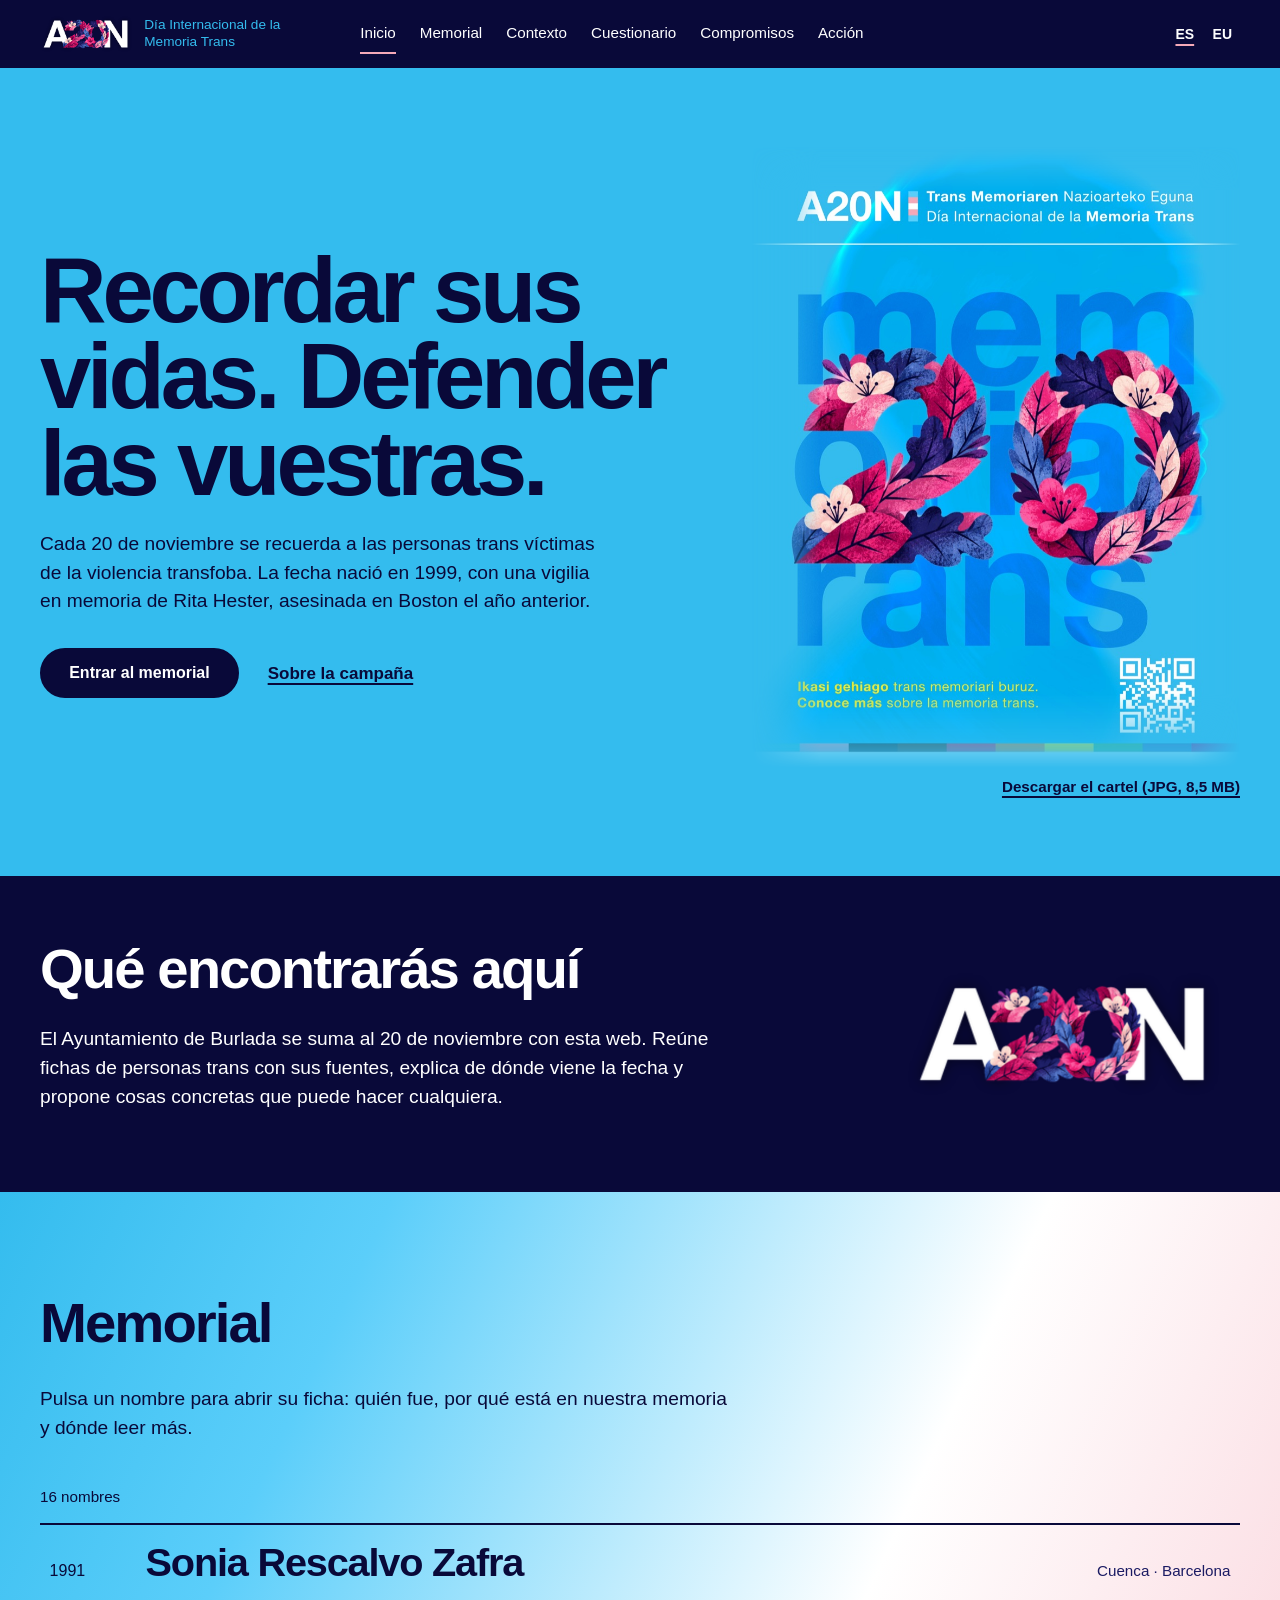
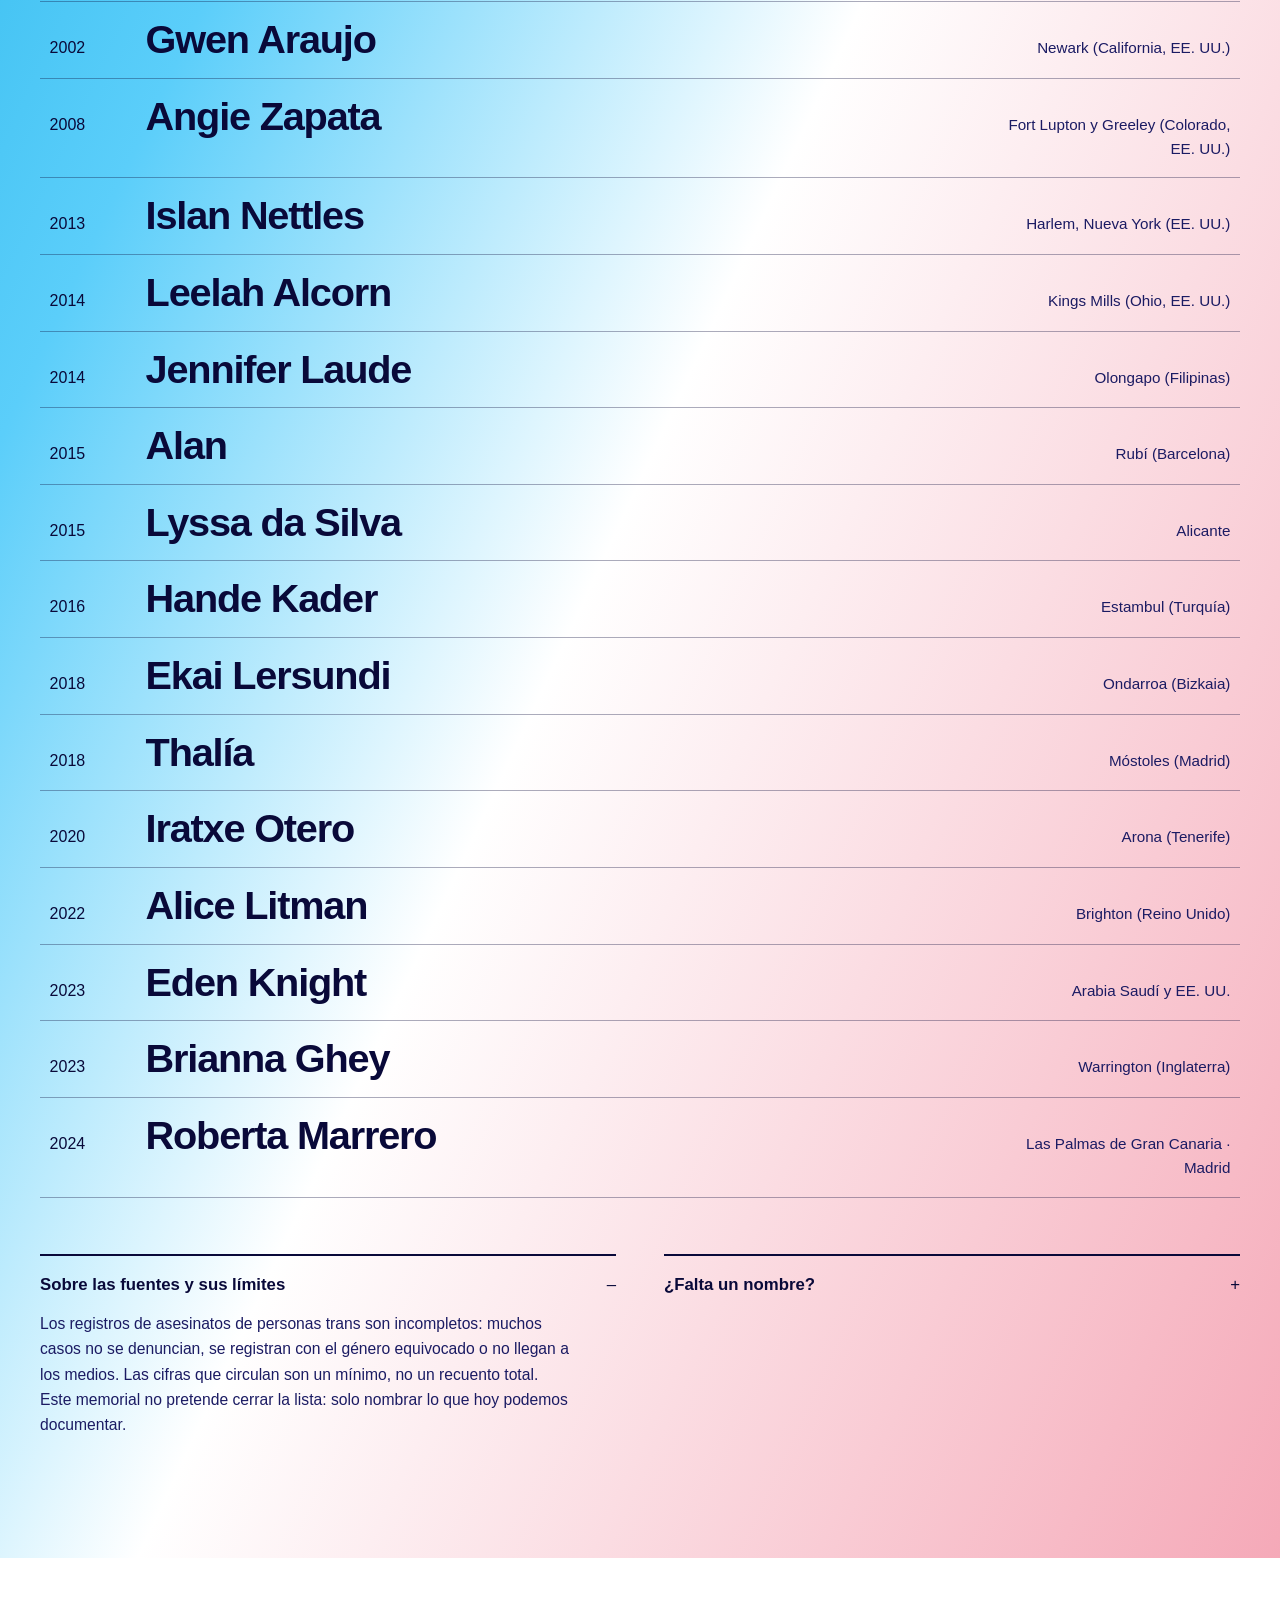
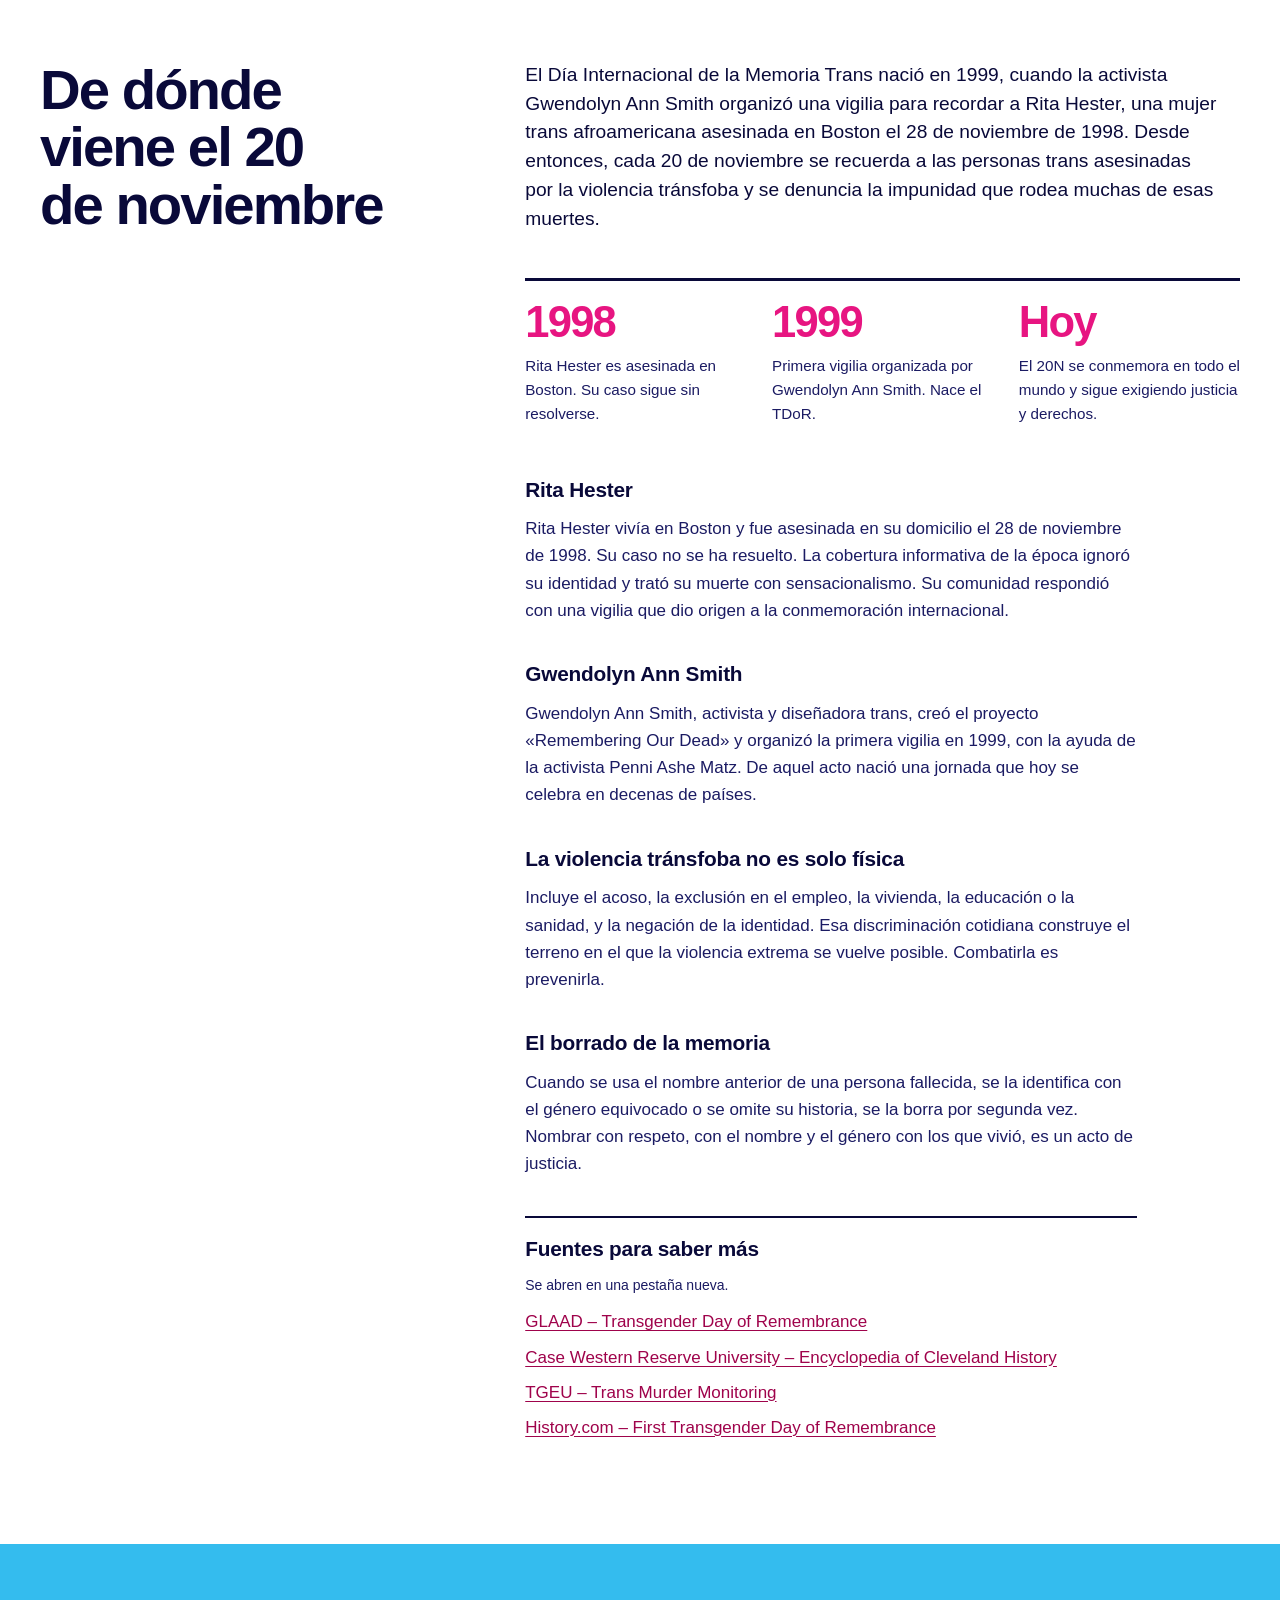
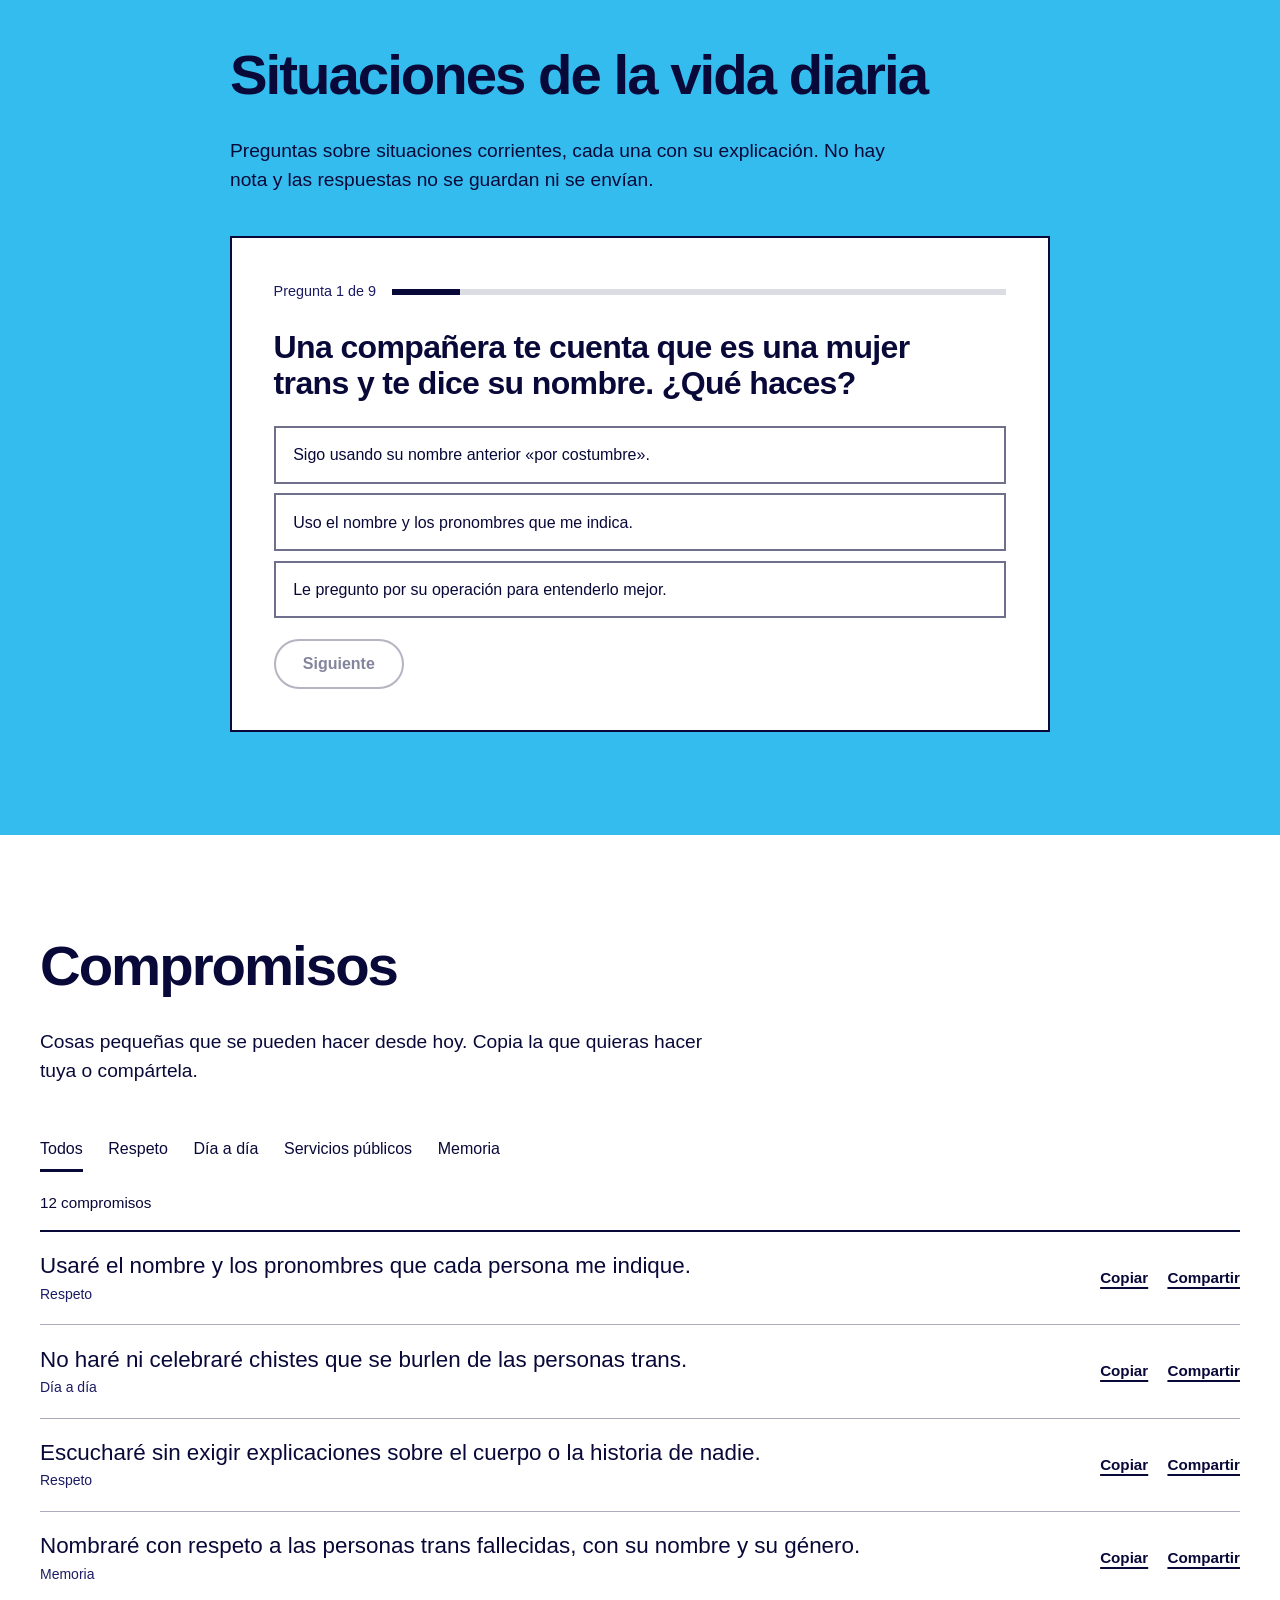
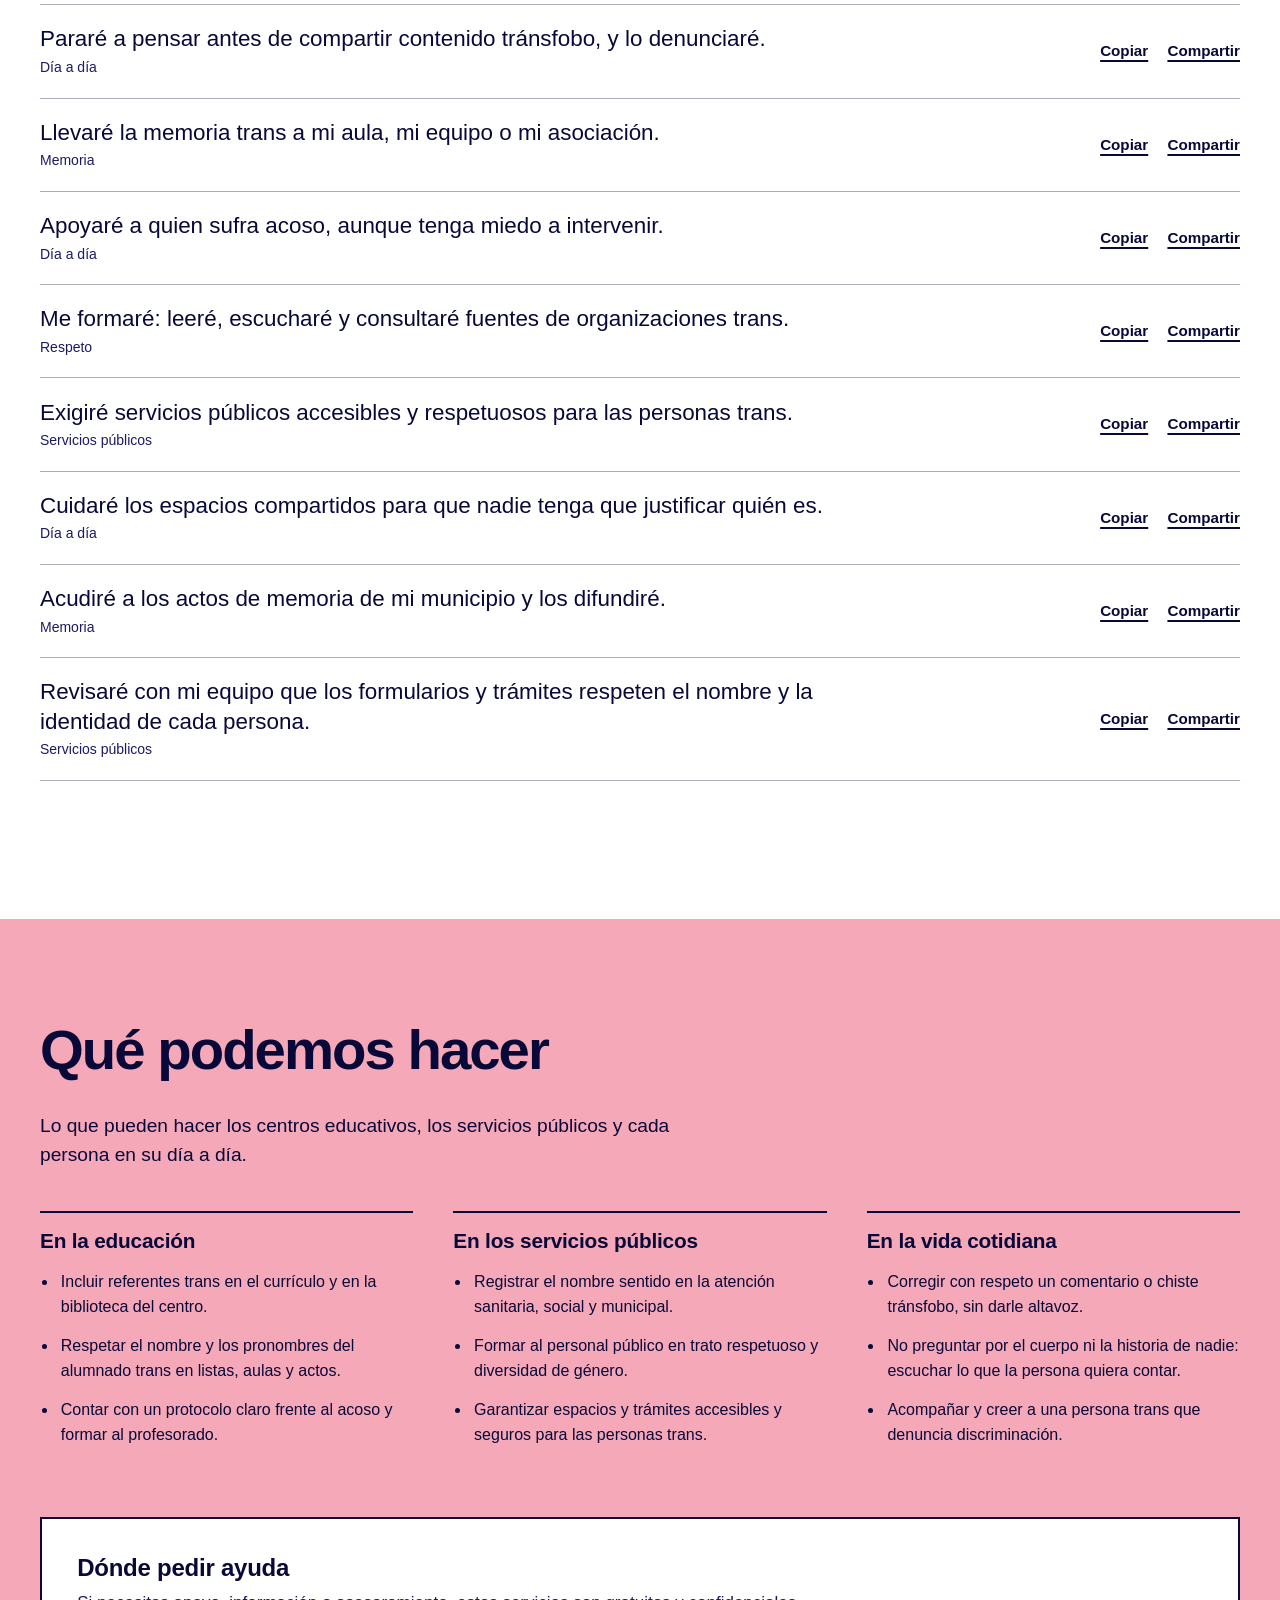
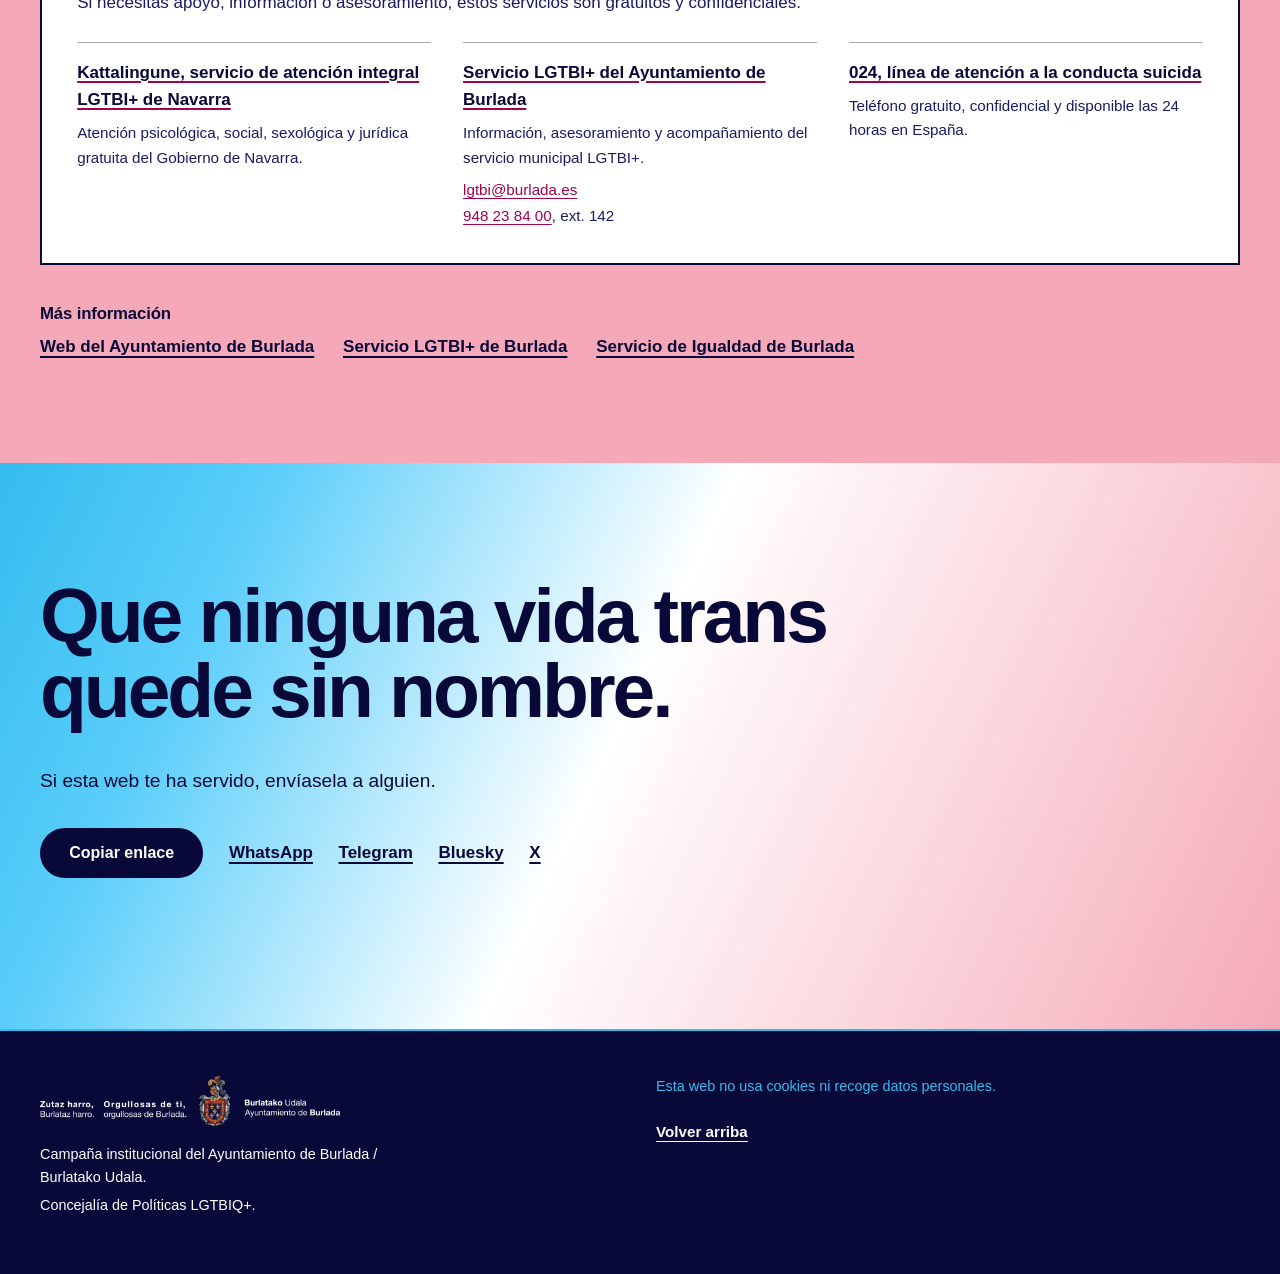
<file: index.html>
<!doctype html>
<html lang="es">
<head>
  <meta charset="utf-8">
  <meta name="viewport" content="width=device-width, initial-scale=1">
  <title>Día Internacional de la Memoria Trans – Ayuntamiento de Burlada</title>
  <meta id="metaDesc" name="description" content="Campaña del Ayuntamiento de Burlada para el 20 de noviembre: fichas de personas trans, el origen de la fecha, un cuestionario y compromisos contra la transfobia.">
  <meta name="theme-color" content="#090939">
  <meta name="color-scheme" content="light">

  <meta property="og:type" content="website">
  <meta id="ogTitle" property="og:title" content="Día Internacional de la Memoria Trans en Burlada">
  <meta id="ogDesc" property="og:description" content="Orgullosas de ti, orgullosas de Burlada. Fichas, contexto, un cuestionario y compromisos para el 20 de noviembre.">
  <meta property="og:image" content="assets/og-image.jpg">
  <meta property="og:image:width" content="1200">
  <meta property="og:image:height" content="630">
  <meta id="ogAlt" property="og:image:alt" content="Cartel de la campaña 20N: el número 20 formado con flores rosas y azules sobre fondo azul.">
  <meta name="twitter:card" content="summary_large_image">
  <meta id="twTitle" name="twitter:title" content="Día Internacional de la Memoria Trans en Burlada">
  <meta id="twDesc" name="twitter:description" content="Orgullosas de ti, orgullosas de Burlada. Fichas, contexto, un cuestionario y compromisos para el 20 de noviembre.">
  <meta id="twAlt" name="twitter:image:alt" content="Cartel de la campaña 20N: el número 20 formado con flores rosas y azules sobre fondo azul.">

  <!-- Al publicar: og:image con URL absoluta y, con el dominio definitivo,
       <link rel="canonical" href="https://TU-DOMINIO/">
       <meta property="og:url" content="https://TU-DOMINIO/"> -->

  <link rel="icon" href="assets/favicon.svg" type="image/svg+xml">
  <link rel="stylesheet" href="css/styles.css">
</head>
<body>
<a class="skip" href="#main" data-i18n="skip">Saltar al contenido</a>

<header class="site-head" id="top">
  <div class="head-in">
    <a class="brand" href="#inicio" aria-label="20N Burlada">
      <img class="brand-logo" src="assets/logo-a20n.png" width="305" height="120" alt="" decoding="async">
      <span class="brand-text" data-i18n="brand">Día Internacional de la Memoria Trans</span>
    </a>

    <div class="head-tools">
      <div class="lang" role="group" aria-labelledby="langLbl">
        <span id="langLbl" class="sr" data-i18n="lang_label">Idioma</span>
        <button type="button" data-lang="es" lang="es" aria-pressed="true">ES</button>
        <button type="button" data-lang="eu" lang="eu" aria-pressed="false">EU</button>
      </div>
      <button type="button" class="burger" id="burger" aria-expanded="false" aria-controls="mainNav">
        <span class="bars" aria-hidden="true"></span>
        <span class="sr" data-i18n="menu">Menú</span>
      </button>
    </div>

    <nav class="main-nav" id="mainNav" aria-labelledby="navLbl">
      <span id="navLbl" class="sr" data-i18n="nav_label">Navegación principal</span>
      <ul>
        <li><a href="#inicio" data-i18n="nav_inicio">Inicio</a></li>
        <li><a href="#memorial" data-i18n="nav_memorial">Memorial</a></li>
        <li><a href="#contexto" data-i18n="nav_context">Contexto</a></li>
        <li><a href="#cuestionario" data-i18n="nav_quiz">Cuestionario</a></li>
        <li><a href="#compromisos" data-i18n="nav_pledges">Compromisos</a></li>
        <li><a href="#accion" data-i18n="nav_action">Acción</a></li>
      </ul>
    </nav>
    <p class="sr" id="langStatus" role="status" aria-live="polite"></p>
  </div>
</header>

<main id="main" tabindex="-1">

  <section id="inicio" class="hero" aria-labelledby="heroT">
    <div class="wrap hero-grid">
      <div class="hero-copy">
        <h1 id="heroT" data-i18n="hero_title">Recordar sus vidas. Defender las vuestras.</h1>
        <p class="lead" data-i18n="hero_intro">Cada 20 de noviembre se recuerda a las personas trans víctimas de la violencia transfoba. La fecha nació en 1999, con una vigilia en memoria de Rita Hester, asesinada en Boston el año anterior.</p>
        <div class="hero-actions">
          <a class="btn" href="#memorial" data-i18n="hero_cta">Entrar al memorial</a>
          <a class="text-link" href="#campana" data-i18n="hero_cta2">Sobre la campaña</a>
        </div>
      </div>

      <figure class="hero-poster">
        <div class="hero-poster-media">
          <img src="assets/cartel-20n-900.jpg"
               srcset="assets/cartel-20n-900.jpg 900w, assets/cartel-20n-1400.jpg 1400w"
               sizes="(min-width: 900px) 46vw, 92vw"
               width="900" height="1272"
               data-i18n-alt="hero_img_alt"
               alt="Cartel de la campaña 20N: el número 20 formado con flores y hojas rosas y azules sobre fondo azul, con el lema «Zutaz harro, Burlataz harro» y «Orgullosas de ti, orgullosas de Burlada»."
               fetchpriority="high" decoding="async">
        </div>
        <figcaption>
          <a class="text-link" href="assets/cartel-20n-impresion.jpg" download="cartel-20n-burlada.jpg" data-i18n="hero_cta3">Descargar el cartel (JPG, 8,5 MB)</a>
        </figcaption>
      </figure>
    </div>
  </section>

  <section id="campana" class="campaign" aria-labelledby="campT">
    <div class="wrap campaign-in">
      <div>
        <h2 id="campT" data-i18n="camp_title">Qué encontrarás aquí</h2>
        <p class="lead" data-i18n="camp_text">El Ayuntamiento de Burlada se suma al 20 de noviembre con esta web. Reúne fichas de personas trans con sus fuentes, explica de dónde viene la fecha y propone cosas concretas que puede hacer cualquiera.</p>
      </div>
      <div class="campaign-mark" aria-hidden="true">
        <img src="assets/a20n-navy.png" width="1200" height="466" alt="" decoding="async">
      </div>
    </div>
  </section>

  <section id="memorial" class="memorial" aria-labelledby="memT">
    <div class="wrap">
      <header class="sec-head">
        <h2 id="memT" data-i18n="m_title">Memorial</h2>
        <p class="lead" data-i18n="m_intro">Pulsa un nombre para abrir su ficha: quién fue, por qué está en nuestra memoria y dónde leer más.</p>
      </header>

      <p class="count" id="memCount" aria-live="polite"></p>
      <h3 class="sr" data-i18n="m_list_label">Nombres del memorial</h3>
      <ul class="names" id="lights"></ul>

      <div class="memorial-notes">
        <details class="note-box" open>
          <summary data-i18n="m_limits_t">Sobre las fuentes y sus límites</summary>
          <p data-i18n="m_limits">Los registros de asesinatos de personas trans son incompletos: muchos casos no se denuncian, se registran con el género equivocado o no llegan a los medios. Las cifras que circulan son un mínimo, no un recuento total. Este memorial no pretende cerrar la lista: solo nombrar lo que hoy podemos documentar.</p>
        </details>
        <details class="note-box">
          <summary data-i18n="m_missing_t">¿Falta un nombre?</summary>
          <p data-i18n="m_missing">Si conoces un caso documentado que debería estar aquí, contacta con el servicio de Igualdad del Ayuntamiento de Burlada. Antes de añadir una ficha se verificará la información y se contactará, cuando sea posible, con la familia o las personas cercanas.</p>
        </details>
      </div>
    </div>

    <dialog class="ficha" id="ficha" aria-labelledby="fichaTitle">
      <div class="ficha-in">
        <div class="ficha-top">
          <p class="small" id="fichaCount" aria-live="polite"></p>
          <button type="button" class="icon-btn" id="fichaCloseX" aria-label="Cerrar" data-i18n-aria-label="m_close">
            <span aria-hidden="true">×</span>
          </button>
        </div>
        <p class="ficha-year" id="fichaYear"></p>
        <h3 id="fichaTitle" tabindex="-1"></h3>
        <p class="meta" id="fichaMeta"></p>
        <h4 data-i18n="m_who">Quién fue</h4>
        <p id="fichaWho"></p>
        <h4 data-i18n="m_why">Por qué está en nuestra memoria</h4>
        <p id="fichaWhy"></p>
        <p class="care" id="fichaCare" hidden></p>
        <h4 data-i18n="m_sources">Fuentes</h4>
        <ul class="ficha-src" id="fichaSrc"></ul>
        <div class="ficha-bar">
          <button type="button" class="btn btn-line btn-small" id="fichaPrev" data-i18n="m_prev">Anterior</button>
          <button type="button" class="btn btn-line btn-small" id="fichaNext" data-i18n="m_next">Siguiente</button>
          <button type="button" class="btn btn-small" id="fichaClose" data-i18n="m_close">Cerrar</button>
        </div>
      </div>
    </dialog>
  </section>

  <section id="contexto" class="context" aria-labelledby="ctxT">
    <div class="wrap context-layout">
      <header class="sec-head">
        <h2 id="ctxT" data-i18n="c_title">De dónde viene el 20 de noviembre</h2>
      </header>

      <div class="context-body">
        <p class="lead" data-i18n="c_origin">El Día Internacional de la Memoria Trans nació en 1999, cuando la activista Gwendolyn Ann Smith organizó una vigilia para recordar a Rita Hester, una mujer trans afroamericana asesinada en Boston el 28 de noviembre de 1998. Desde entonces, cada 20 de noviembre se recuerda a las personas trans asesinadas por la violencia tránsfoba y se denuncia la impunidad que rodea muchas de esas muertes.</p>

        <h3 class="sr" data-i18n="c_timeline_t">Tres fechas para situarnos</h3>
        <ol class="timeline">
          <li>
            <span class="tl-year" data-i18n="c_tl1_year">1998</span>
            <p data-i18n="c_tl1_text">Rita Hester es asesinada en Boston. Su caso sigue sin resolverse.</p>
          </li>
          <li>
            <span class="tl-year" data-i18n="c_tl2_year">1999</span>
            <p data-i18n="c_tl2_text">Primera vigilia organizada por Gwendolyn Ann Smith. Nace el TDoR.</p>
          </li>
          <li>
            <span class="tl-year" data-i18n="c_tl3_year">Hoy</span>
            <p data-i18n="c_tl3_text">El 20N se conmemora en todo el mundo y sigue exigiendo justicia y derechos.</p>
          </li>
        </ol>

        <article>
          <h3 data-i18n="c_rita_t">Rita Hester</h3>
          <p data-i18n="c_rita">Rita Hester vivía en Boston y fue asesinada en su domicilio el 28 de noviembre de 1998. Su caso no se ha resuelto. La cobertura informativa de la época ignoró su identidad y trató su muerte con sensacionalismo. Su comunidad respondió con una vigilia que dio origen a la conmemoración internacional.</p>
        </article>
        <article>
          <h3 data-i18n="c_gwen_t">Gwendolyn Ann Smith</h3>
          <p data-i18n="c_gwen">Gwendolyn Ann Smith, activista y diseñadora trans, creó el proyecto «Remembering Our Dead» y organizó la primera vigilia en 1999, con la ayuda de la activista Penni Ashe Matz. De aquel acto nació una jornada que hoy se celebra en decenas de países.</p>
        </article>
        <article>
          <h3 data-i18n="c_viol_t">La violencia tránsfoba no es solo física</h3>
          <p data-i18n="c_viol">Incluye el acoso, la exclusión en el empleo, la vivienda, la educación o la sanidad, y la negación de la identidad. Esa discriminación cotidiana construye el terreno en el que la violencia extrema se vuelve posible. Combatirla es prevenirla.</p>
        </article>
        <article>
          <h3 data-i18n="c_erase_t">El borrado de la memoria</h3>
          <p data-i18n="c_erase">Cuando se usa el nombre anterior de una persona fallecida, se la identifica con el género equivocado o se omite su historia, se la borra por segunda vez. Nombrar con respeto, con el nombre y el género con los que vivió, es un acto de justicia.</p>
        </article>
        <article class="sources-box">
          <h3 data-i18n="c_src_t">Fuentes para saber más</h3>
          <p class="small" data-i18n="c_src_p">Se abren en una pestaña nueva.</p>
          <ul class="src" id="srcList"></ul>
        </article>
      </div>
    </div>
  </section>

  <section id="cuestionario" class="quiz-sec" aria-labelledby="qT">
    <div class="wrap narrow">
      <header class="sec-head">
        <h2 id="qT" data-i18n="q_title">Situaciones de la vida diaria</h2>
        <p class="lead" data-i18n="q_intro">Preguntas sobre situaciones corrientes, cada una con su explicación. No hay nota y las respuestas no se guardan ni se envían.</p>
      </header>
      <div class="quiz-card" id="quiz" tabindex="-1"></div>
      <p class="sr" id="qStatus" role="status" aria-live="polite"></p>
    </div>
  </section>

  <section id="compromisos" class="pledges-sec" aria-labelledby="pT">
    <div class="wrap">
      <header class="sec-head">
        <h2 id="pT" data-i18n="p_title">Compromisos</h2>
        <p class="lead" data-i18n="p_intro">Cosas pequeñas que se pueden hacer desde hoy. Copia la que quieras hacer tuya o compártela.</p>
      </header>

      <div class="filters" role="group" aria-labelledby="filterLbl">
        <span id="filterLbl" class="sr" data-i18n="p_filter_label">Filtrar por ámbito</span>
        <button type="button" class="chip" data-filter="all" aria-pressed="true" data-i18n="p_all">Todos</button>
        <button type="button" class="chip" data-filter="respect" aria-pressed="false" data-i18n="p_cat_respect">Respeto</button>
        <button type="button" class="chip" data-filter="daily" aria-pressed="false" data-i18n="p_cat_daily">Día a día</button>
        <button type="button" class="chip" data-filter="public" aria-pressed="false" data-i18n="p_cat_public">Servicios públicos</button>
        <button type="button" class="chip" data-filter="memory" aria-pressed="false" data-i18n="p_cat_memory">Memoria</button>
      </div>

      <p class="count" id="pledgeCount" aria-live="polite"></p>
      <ul class="pledge-list" id="pledgeGrid"></ul>
      <p class="status" id="pStatus" role="status"></p>
    </div>
  </section>

  <section id="accion" class="action-sec" aria-labelledby="aT">
    <div class="wrap">
      <header class="sec-head">
        <h2 id="aT" data-i18n="a_title">Qué podemos hacer</h2>
        <p class="lead" data-i18n="a_intro">Lo que pueden hacer los centros educativos, los servicios públicos y cada persona en su día a día.</p>
      </header>

      <div class="action-grid">
        <article>
          <h3 data-i18n="a_edu_t">En la educación</h3>
          <ul class="bullets" id="aEdu"></ul>
        </article>
        <article>
          <h3 data-i18n="a_pub_t">En los servicios públicos</h3>
          <ul class="bullets" id="aPub"></ul>
        </article>
        <article>
          <h3 data-i18n="a_day_t">En la vida cotidiana</h3>
          <ul class="bullets" id="aDay"></ul>
        </article>
      </div>

      <div class="resources">
        <h3 data-i18n="a_res_t">Dónde pedir ayuda</h3>
        <p data-i18n="a_res_p">Si necesitas apoyo, información o asesoramiento, estos servicios son gratuitos y confidenciales.</p>
        <ul class="res-list">
          <li>
            <a id="resKat" href="#" target="_blank" rel="noopener noreferrer">
              <strong data-i18n="a_res_kat">Kattalingune, servicio de atención integral LGTBI+ de Navarra</strong>
              <span class="sr" data-i18n="a_res_note">Los enlaces externos se abren en una pestaña nueva.</span>
            </a>
            <p data-i18n="a_res_kat_desc">Atención psicológica, social, sexológica y jurídica gratuita del Gobierno de Navarra.</p>
          </li>
          <li>
            <a id="resBurlada" href="#" target="_blank" rel="noopener noreferrer">
              <strong data-i18n="a_res_burlada">Servicio LGTBI+ del Ayuntamiento de Burlada</strong>
              <span class="sr" data-i18n="a_res_note">Los enlaces externos se abren en una pestaña nueva.</span>
            </a>
            <p data-i18n="a_res_burlada_desc">Información, asesoramiento y acompañamiento del servicio municipal LGTBI+.</p>
            <p class="res-contact">
              <a id="resMail" href="mailto:lgtbi@burlada.es">lgtbi@burlada.es</a>
              <span><a id="resPhone" href="tel:+34948238400">948 23 84 00</a>, <span data-i18n="a_res_ext">ext. 142</span></span>
            </p>
          </li>
          <li>
            <a id="res024" href="#" target="_blank" rel="noopener noreferrer">
              <strong data-i18n="a_res_024">024, línea de atención a la conducta suicida</strong>
              <span class="sr" data-i18n="a_res_note">Los enlaces externos se abren en una pestaña nueva.</span>
            </a>
            <p data-i18n="a_res_024_desc">Teléfono gratuito, confidencial y disponible las 24 horas en España.</p>
          </li>
        </ul>
      </div>

      <nav class="muni-links" aria-labelledby="muniT">
        <h3 id="muniT" data-i18n="a_muni_t">Más información</h3>
        <ul>
          <li><a id="lnkMuni" href="https://www.burlada.es/" target="_blank" rel="noopener noreferrer" data-i18n="a_muni">Web del Ayuntamiento de Burlada</a></li>
          <li><a id="lnkLgtbi" href="https://www.burlada.es/ayuntamiento/servicios/lgtbi/" target="_blank" rel="noopener noreferrer" data-i18n="a_lgtbi">Servicio LGTBI+ de Burlada</a></li>
          <li><a id="lnkIgualdad" href="https://www.burlada.es/ayuntamiento/servicios/igualdad/" target="_blank" rel="noopener noreferrer" data-i18n="a_igualdad">Servicio de Igualdad de Burlada</a></li>
          <li id="planItem" hidden>
            <a id="lnkPlan" href="#" target="_blank" rel="noopener noreferrer" data-i18n="a_plan">Plan de Acción LGTBIQ+ de Burlada</a>
          </li>
        </ul>
      </nav>
    </div>
  </section>

  <section id="cierre" class="closing" aria-labelledby="fT">
    <div class="wrap">
      <h2 id="fT" data-i18n="f_title">Que ninguna vida trans quede sin nombre.</h2>
      <p class="lead" data-i18n="f_text">Si esta web te ha servido, envíasela a alguien.</p>

      <h3 class="sr" id="shareLbl" data-i18n="f_share_t">Comparte la campaña</h3>
      <div class="share-row" role="group" aria-labelledby="shareLbl">
        <button type="button" class="btn" id="fCopy" data-i18n="f_copy_link">Copiar enlace</button>
        <button type="button" class="btn btn-line" id="fNative" data-i18n="f_native" hidden>Compartir…</button>
        <a class="text-link" id="fWa" href="#" target="_blank" rel="noopener noreferrer" data-i18n="f_wa">WhatsApp</a>
        <a class="text-link" id="fTg" href="#" target="_blank" rel="noopener noreferrer" data-i18n="f_tg">Telegram</a>
        <a class="text-link" id="fBs" href="#" target="_blank" rel="noopener noreferrer" data-i18n="f_bs">Bluesky</a>
        <a class="text-link" id="fX" href="#" target="_blank" rel="noopener noreferrer" data-i18n="f_x">X</a>
      </div>
      <p class="status" id="fStatus" role="status"></p>
    </div>
  </section>
</main>

<footer class="site-foot">
  <div class="wrap foot-grid">
    <div>
      <img id="footLogo" src="assets/logo-orgullo-burlada-1000.png" width="1000" height="174" data-i18n-alt="f_logo_alt" alt="Zutaz harro, Burlataz harro. Orgullosas de ti, orgullosas de Burlada. Burlatako Udala / Ayuntamiento de Burlada." loading="lazy" decoding="async">
      <p id="credits" data-i18n="f_credits">Campaña institucional del Ayuntamiento de Burlada / Burlatako Udala.</p>
      <p class="small" data-i18n="f_credits_2">Concejalía de Políticas LGTBIQ+.</p>
    </div>
    <div class="foot-notes">
      <p class="small" data-i18n="f_access_note">Esta web no usa cookies ni recoge datos personales.</p>
      <a class="to-top" href="#top" data-i18n="f_top">Volver arriba</a>
    </div>
  </div>
</footer>

<script src="js/content.js"></script>
<script src="js/memorial-data.js"></script>
<script src="js/memorial.js"></script>
<script src="js/app.js"></script>
</body>
</html>
</file>
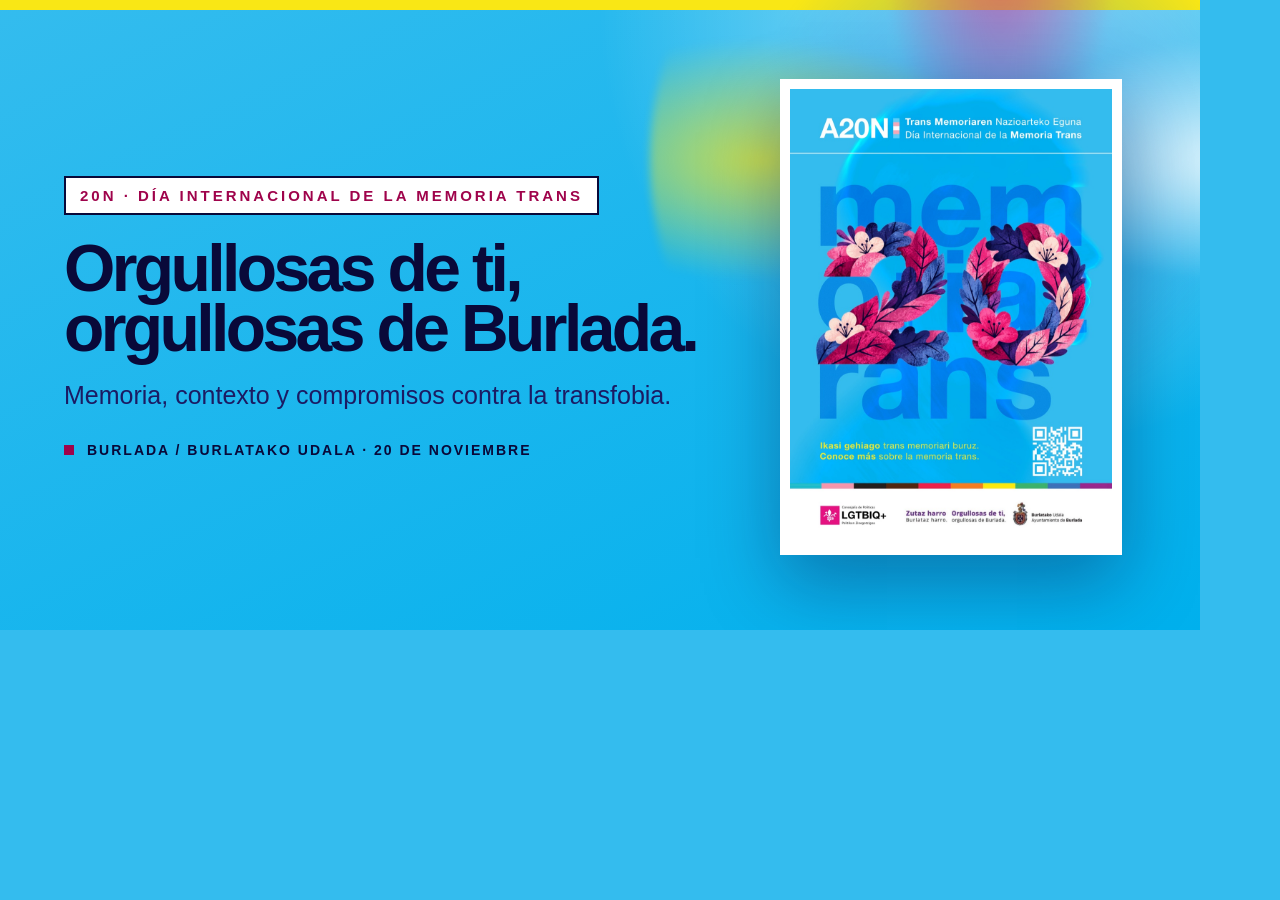
<file: assets/og-source.html>
<!doctype html>
<html lang="es">
<head>
<meta charset="utf-8">
<style>
  *{box-sizing:border-box;margin:0;padding:0}
  html,body{width:1200px;height:630px;overflow:hidden;background:#34bcee}
  body{
    position:relative;color:#090939;
    font-family:"Helvetica Neue","HelveticaNeue",Helvetica,"Nimbus Sans",Arial,sans-serif;
    background:
      radial-gradient(circle at 86% 2%,rgba(255,255,255,.55),transparent 36%),
      linear-gradient(155deg,#34bcee 0%,#00b0ed 100%);
  }
  .flower{
    position:absolute;right:-150px;top:-190px;width:700px;height:700px;border-radius:50%;
    background:
      radial-gradient(ellipse 24% 48% at 50% 16%,rgba(231,21,129,.62),transparent 72%),
      radial-gradient(ellipse 24% 48% at 50% 84%,rgba(159,3,75,.52),transparent 72%),
      radial-gradient(ellipse 48% 24% at 16% 50%,rgba(249,231,21,.72),transparent 72%),
      radial-gradient(ellipse 48% 24% at 84% 50%,rgba(255,255,255,.85),transparent 72%),
      radial-gradient(circle at 50% 50%,rgba(0,122,221,.55),transparent 52%);
    filter:blur(4px);
  }
  .stripe{position:absolute;inset:0 0 auto 0;height:10px;background:#f9e715}
  .grid{position:absolute;inset:0;display:grid;grid-template-columns:1fr 370px;gap:58px;padding:58px 64px 54px;z-index:1}
  .copy{display:flex;flex-direction:column;justify-content:center;position:relative;z-index:1}
  .kicker{
    display:inline-flex;align-self:flex-start;align-items:center;
    font-size:15px;font-weight:700;letter-spacing:3px;text-transform:uppercase;
    color:#9f034b;background:#fff;border:2px solid #090939;
    padding:9px 14px;margin-bottom:24px;
  }
  h1{font-weight:700;font-size:66px;line-height:.9;letter-spacing:-3.6px;max-width:700px}
  .sub{font-size:25px;line-height:1.25;color:#1b1b63;margin-top:22px;max-width:620px}
  .foot{margin-top:30px;display:flex;align-items:center;gap:13px;font-size:14px;font-weight:700;letter-spacing:2px;text-transform:uppercase;color:#090939}
  .dot{width:10px;height:10px;background:#9f034b}
  .poster{position:relative;z-index:1;display:flex;align-items:center;justify-content:center}
  .poster img{
    width:342px;height:auto;
    background:#fff;padding:10px;
    box-shadow:0 28px 70px rgba(9,9,57,.34);
  }
</style>
</head>
<body>
  <div class="stripe"></div>
  <div class="flower"></div>
  <div class="grid">
    <div class="copy">
      <p class="kicker">20N · Día Internacional de la Memoria Trans</p>
      <h1>Orgullosas de ti, orgullosas de Burlada.</h1>
      <p class="sub">Memoria, contexto y compromisos contra la transfobia.</p>
      <p class="foot"><span class="dot"></span> Burlada / Burlatako Udala · 20 de noviembre</p>
    </div>
    <div class="poster">
      <img src="cartel-20n-900.jpg" alt="">
    </div>
  </div>
</body>
</html>
</file>
<file: css/styles.css>
/* 20N · Memoria Trans · Burlada
   Colores del cartel (azul cielo, morado, rosa) más el azul y el rosa de la
   bandera trans. Tipografía: Helvetica Neue, como el cartel. */

:root{
  --sky:#34bcee;
  --blue:#007add;
  --navy:#090939;
  --purple:#1b1b63;
  --magenta:#9f034b;
  --pink:#e71581;
  --pink-ink:#c90d6f;
  --trans-blue:#5bcefa;
  --trans-pink:#f5a9b8;
  --white:#ffffff;

  --navy-rgb:9,9,57;
  --line:rgba(var(--navy-rgb),.16);
  --line-strong:rgba(var(--navy-rgb),.34);
  --line-ui:rgba(var(--navy-rgb),.58);
  --focus:var(--magenta);

  --gradient-soft:linear-gradient(115deg,var(--sky) 0%,var(--trans-blue) 18%,var(--white) 48%,var(--trans-pink) 100%);

  --sans:"Helvetica Neue","HelveticaNeue",Helvetica,"Nimbus Sans",Arial,"Liberation Sans",sans-serif;
  --wrap:1200px;
  --wrap-narrow:820px;
}

*,*::before,*::after{box-sizing:border-box}
[hidden]{display:none!important}

html{scroll-behavior:smooth;scroll-padding-top:84px;-webkit-text-size-adjust:100%}

body{
  margin:0;background:var(--white);color:var(--navy);
  font-family:var(--sans);font-size:1.0625rem;line-height:1.6;
  font-synthesis-weight:none;-webkit-font-smoothing:antialiased;
}

img{max-width:100%;height:auto;display:block}
a{color:inherit}
button{font:inherit;color:inherit}
ul,ol{margin:0;padding:0;list-style:none}
p{margin:0 0 1rem}

h1,h2,h3,h4{font-weight:700;margin:0 0 .6em;text-wrap:balance}
h1{font-size:clamp(2.9rem,7.2vw,6.4rem);line-height:.94;letter-spacing:-.045em}
h2{font-size:clamp(2.1rem,4.4vw,3.6rem);line-height:1.02;letter-spacing:-.035em}
h3{font-size:1.3rem;line-height:1.2;letter-spacing:-.01em}
h4{font-size:1rem;line-height:1.3}

::selection{background:var(--trans-pink);color:var(--navy)}
:focus-visible{outline:3px solid var(--focus);outline-offset:3px}

.sr{
  position:absolute!important;width:1px;height:1px;padding:0;margin:-1px;
  overflow:hidden;clip:rect(0,0,0,0);white-space:nowrap;border:0;
}
.skip{
  position:fixed;top:10px;left:10px;z-index:200;padding:.7rem 1rem;
  background:var(--trans-pink);color:var(--navy);font-weight:700;text-decoration:none;
  border:2px solid var(--navy);transform:translateY(-180%);
}
.skip:focus{transform:none}

.wrap{width:min(100% - 2.6rem,var(--wrap));margin-inline:auto}
.wrap.narrow{width:min(100% - 2.6rem,var(--wrap-narrow))}

.lead{font-size:clamp(1.1rem,1.5vw,1.3rem);line-height:1.5;max-width:36em}
.small{font-size:.875rem;line-height:1.5}
.count{font-size:.95rem;margin:0 0 .9rem}
.status{min-height:1.5em;font-size:.95rem;margin:.8rem 0 0}
.sec-head{max-width:44rem;margin-bottom:2.6rem}

/* Botones y enlaces */
.btn{
  display:inline-flex;align-items:center;justify-content:center;
  min-height:50px;padding:0 1.7rem;border-radius:999px;
  background:var(--navy);color:var(--white);border:2px solid var(--navy);
  font-size:1rem;font-weight:700;text-decoration:none;cursor:pointer;
}
.btn:hover{background:var(--white);color:var(--navy)}
.btn-line{background:transparent;color:var(--navy)}
.btn-line:hover{background:var(--navy);color:var(--white)}
.btn:disabled{background:transparent;color:rgba(var(--navy-rgb),.5);border-color:rgba(var(--navy-rgb),.3);cursor:not-allowed}
.btn-small{min-height:42px;padding:0 1.2rem;font-size:.95rem}
.text-link{font-weight:700;text-decoration:underline;text-decoration-thickness:2px;text-underline-offset:.25em}
.text-link:hover{text-decoration-thickness:4px}
.icon-btn{
  display:inline-grid;place-items:center;width:42px;height:42px;padding:0;
  background:transparent;border:2px solid var(--navy);border-radius:50%;
  cursor:pointer;font-size:1.4rem;line-height:1;
}
.icon-btn:hover{background:var(--navy);color:var(--white)}

/* Cabecera */
.site-head{
  position:sticky;top:0;z-index:60;background:var(--navy);color:var(--white);
  border-bottom:2px solid var(--sky);--focus:var(--trans-pink);
}
.head-in{
  width:min(100% - 2.6rem,var(--wrap));margin-inline:auto;
  display:flex;align-items:center;gap:1.5rem;min-height:68px;
}
.brand{display:flex;align-items:center;gap:.8rem;min-width:0;text-decoration:none;color:var(--white)}
.brand-logo{width:auto;height:36px;flex:0 0 auto}
.brand-text{font-size:.85rem;line-height:1.25;max-width:12rem;color:var(--sky)}
.head-tools{display:flex;align-items:center;gap:.6rem;margin-left:auto;order:3}
.main-nav{order:2}
.main-nav ul{display:flex;gap:1.5rem}
.main-nav a{
  display:block;padding:.45rem 0;color:var(--white);text-decoration:none;font-size:.95rem;
  border-bottom:2px solid transparent;
}
.main-nav a:hover,.main-nav a[aria-current="true"]{border-bottom-color:var(--trans-pink)}
.lang{display:flex;gap:.15rem}
.lang button{
  appearance:none;background:none;border:0;padding:.3rem .5rem;cursor:pointer;
  font-size:.875rem;font-weight:700;color:var(--white);
  text-decoration:underline;text-decoration-color:transparent;text-decoration-thickness:2px;text-underline-offset:.35em;
}
.lang button:hover{text-decoration-color:var(--white)}
.lang button[aria-pressed="true"]{text-decoration-color:var(--trans-pink)}
.burger{display:none;appearance:none;width:44px;height:44px;background:transparent;border:2px solid var(--white);border-radius:50%;cursor:pointer}
.bars,.bars::before,.bars::after{display:block;width:18px;height:2px;background:var(--white);margin-inline:auto;position:relative}
.bars::before,.bars::after{content:"";position:absolute;left:0}
.bars::before{top:-6px}
.bars::after{top:6px}
.nav-open .bars{background:transparent}
.nav-open .bars::before{transform:translateY(6px) rotate(45deg)}
.nav-open .bars::after{transform:translateY(-6px) rotate(-45deg)}

/* Portada */
.hero{
  background:var(--sky);overflow:hidden;
  padding:clamp(2.5rem,6vw,5.5rem) 0 clamp(3rem,6vw,5rem);
}
.hero-grid{
  display:grid;grid-template-columns:minmax(0,1.15fr) minmax(0,.85fr);
  gap:clamp(2rem,4vw,4rem);align-items:center;
}
.hero h1{margin-bottom:1.4rem}
.hero .lead{max-width:30em}
.hero-actions{display:flex;flex-wrap:wrap;align-items:center;gap:1rem 1.8rem;margin-top:2rem}
.hero-poster{margin:0;width:min(100%,560px);justify-self:end}
.hero-poster-media{
  width:100%;aspect-ratio:1400/1782;overflow:hidden;
  -webkit-mask-image:linear-gradient(to right,transparent 0,#000 14%,#000 90%,transparent 100%),linear-gradient(to bottom,transparent 0,#000 7%,#000 88%,transparent 100%);
  -webkit-mask-composite:source-in;
  mask-image:linear-gradient(to right,transparent 0,#000 14%,#000 90%,transparent 100%),linear-gradient(to bottom,transparent 0,#000 7%,#000 88%,transparent 100%);
  mask-composite:intersect;
}
.hero-poster-media img{width:100%;height:auto}
.hero-poster figcaption{margin-top:.4rem;text-align:right;font-size:.95rem}

/* Campaña */
.campaign{background:var(--navy);color:var(--white);padding:clamp(2.5rem,5vw,4.5rem) 0;--focus:var(--trans-pink)}
.campaign-in{display:grid;grid-template-columns:minmax(0,1fr) minmax(0,340px);gap:clamp(2rem,6vw,5rem);align-items:center}
.campaign h2{margin-bottom:.5em}
.campaign-mark img{width:100%}

/* Memorial */
.memorial{
  background:var(--gradient-soft);
  padding:clamp(3.5rem,8vw,7rem) 0;--focus:var(--navy);
}
.names{border-top:2px solid var(--navy)}
.names li{border-bottom:1px solid var(--line-strong)}
.name-btn{
  display:grid;grid-template-columns:5rem minmax(0,1fr) minmax(0,15rem);
  align-items:baseline;column-gap:1rem;
  width:100%;padding:1rem .6rem;background:transparent;border:0;
  color:var(--navy);text-align:left;cursor:pointer;
}
.name-btn:hover,.name-btn:focus-visible{background:var(--white)}
.name-btn:focus-visible{outline-offset:-3px}
.name-year{font-size:1rem;font-variant-numeric:tabular-nums}
.name-name{font-size:clamp(1.5rem,3.1vw,2.6rem);font-weight:700;letter-spacing:-.03em;line-height:1.1}
.name-place{font-size:.95rem;text-align:right;color:var(--purple)}

.memorial-notes{display:grid;grid-template-columns:repeat(2,minmax(0,1fr));gap:0 3rem;margin-top:3.5rem}
.note-box{border-top:2px solid var(--navy);padding:1rem 0 1.2rem}
.note-box summary{
  display:flex;justify-content:space-between;gap:1rem;cursor:pointer;
  font-size:1.05rem;font-weight:700;list-style:none;
}
.note-box summary::-webkit-details-marker{display:none}
.note-box summary::after{content:"+";font-weight:400}
.note-box[open] summary::after{content:"–"}
.note-box p{max-width:34em;margin:.8rem 0 0;font-size:.98rem;color:var(--purple)}

/* Ficha */
.ficha{
  width:min(100% - 2rem,720px);max-height:min(88vh,900px);margin:auto;padding:0;border:0;
  border-top:8px solid var(--sky);background:var(--white);color:var(--navy);overflow:auto;
}
.ficha::backdrop{background:rgba(var(--navy-rgb),.82)}
.ficha-in{padding:clamp(1.4rem,4vw,2.6rem)}
.ficha-top{display:flex;align-items:flex-start;justify-content:space-between;gap:1rem;margin-bottom:1rem}
.ficha-top .small{color:var(--purple);margin:0;padding-top:.6rem}
.ficha-year{font-size:clamp(3rem,8vw,4.6rem);line-height:.9;color:var(--magenta);margin:0 0 .3rem;font-weight:700;letter-spacing:-.05em}
.ficha h3{font-size:clamp(1.8rem,5vw,2.8rem);line-height:1.05;letter-spacing:-.03em;margin-bottom:.3rem}
.ficha h3:focus{outline:none}
.ficha .meta{color:var(--purple);margin-bottom:1.4rem}
.ficha h4{margin:1.6rem 0 .4rem}
.ficha p{font-size:1rem}
.care{margin:1.5rem 0 0;padding:1rem 1.2rem;background:var(--trans-pink);font-size:.95rem!important}
.ficha-src{display:grid;gap:.4rem;margin:0 0 1.8rem}
.ficha-src a{color:var(--magenta);text-underline-offset:3px}
.ficha-src a:hover{color:var(--navy)}
.ficha-bar{display:flex;flex-wrap:wrap;gap:.6rem;padding-top:1.2rem;border-top:1px solid var(--line-strong)}
.ficha-bar #fichaClose{margin-left:auto}

/* Contexto */
.context{padding:clamp(3.5rem,8vw,7rem) 0}
.context-layout{display:grid;grid-template-columns:minmax(0,4fr) minmax(0,7fr);gap:clamp(2rem,6vw,6rem);align-items:start}
.context .sec-head{margin:0;position:sticky;top:104px}
.context-body .lead{margin-bottom:2.8rem}
.timeline{
  display:grid;grid-template-columns:repeat(3,minmax(0,1fr));gap:1.6rem;
  border-top:3px solid var(--navy);padding-top:1.2rem;margin:0 0 3.2rem;
}
.tl-year{display:block;font-size:clamp(1.9rem,3.4vw,2.9rem);font-weight:700;letter-spacing:-.04em;line-height:1;color:var(--pink);margin-bottom:.6rem}
.timeline p{font-size:.95rem;color:var(--purple);margin:0}
.context-body article{max-width:36em;margin-bottom:2.4rem}
.context-body article p{color:var(--purple);margin:0}
.context-body .sources-box{border-top:2px solid var(--navy);padding-top:1.2rem;margin-bottom:0}
.sources-box .small{color:var(--purple)}
.src{display:grid;gap:.5rem;margin-top:.8rem}
.src a{color:var(--magenta);text-underline-offset:3px}
.src a:hover{color:var(--navy)}

/* Cuestionario */
.quiz-sec{background:var(--sky);padding:clamp(3.5rem,8vw,6.5rem) 0}
.quiz-card{background:var(--white);border:2px solid var(--navy);padding:clamp(1.3rem,4vw,2.6rem)}
.quiz-top{display:flex;align-items:center;gap:1rem;margin-bottom:1.6rem}
.quiz-progress{font-size:.9rem;color:var(--purple);margin:0;white-space:nowrap}
.quiz-meter{flex:1;height:6px;background:rgba(var(--navy-rgb),.14);overflow:hidden}
.quiz-meter span{display:block;height:100%;background:var(--navy)}
.quiz-q{font-size:clamp(1.4rem,2.8vw,2rem);line-height:1.15;letter-spacing:-.02em;margin-bottom:1.5rem}
.quiz-options{display:grid;gap:.6rem;margin:0 0 1.3rem}
.option{
  display:block;width:100%;padding:.95rem 1.1rem;background:var(--white);
  border:2px solid var(--line-ui);text-align:left;cursor:pointer;font-size:1rem;line-height:1.45;
}
.option:not(:disabled):hover{border-color:var(--navy);background:var(--trans-pink)}
.option[aria-pressed="true"]{border-color:var(--navy);box-shadow:inset 0 0 0 1px var(--navy)}
.option.is-recommended{background:var(--trans-blue);border-color:var(--navy)}
.option:disabled{cursor:default}
.opt-tag{display:block;margin-top:.35rem;font-size:.875rem;font-weight:700}
.quiz-feedback{margin:0 0 1.3rem;padding:1rem 1.2rem;background:var(--trans-blue)}
.feedback-verdict{font-weight:700;margin:0 0 .4rem}
.feedback-exp{font-size:.98rem;margin:0}
.quiz-actions{display:flex;flex-wrap:wrap;gap:.6rem}
.quiz-result h3{font-size:clamp(1.7rem,4vw,2.5rem);letter-spacing:-.03em}
.quiz-result p{max-width:36em}
.ideas{margin:1.2rem 0 1.8rem;padding-left:1.2rem;list-style:disc}
.ideas li{margin-bottom:.7rem;padding-left:.3rem}
.ideas li::marker{color:var(--navy)}

/* Compromisos */
.pledges-sec{padding:clamp(3.5rem,8vw,6.5rem) 0}
.filters{display:flex;flex-wrap:wrap;gap:.2rem 1.6rem;margin-bottom:1.2rem}
.chip{
  appearance:none;background:none;border:0;border-bottom:3px solid transparent;
  padding:.5rem 0;cursor:pointer;font-size:1rem;color:var(--navy);
}
.chip:hover{border-bottom-color:var(--trans-pink)}
.chip[aria-pressed="true"]{border-bottom-color:var(--navy)}
.pledge-list{border-top:2px solid var(--navy);margin-top:.4rem}
.pledge{
  display:grid;grid-template-columns:minmax(0,1fr) auto;column-gap:2rem;row-gap:.15rem;
  align-items:center;padding:1.2rem 0;border-bottom:1px solid var(--line-strong);
}
.pledge-text{grid-column:1;grid-row:1;font-size:clamp(1.15rem,2vw,1.4rem);line-height:1.3;margin:0;max-width:38em;text-wrap:pretty}
.pledge-cat{grid-column:1;grid-row:2;font-size:.875rem;color:var(--purple)}
.pledge-actions{grid-column:2;grid-row:1 / span 2;display:flex;gap:1.2rem}
.mini{
  appearance:none;background:none;border:0;padding:.35rem 0;cursor:pointer;
  font-size:.95rem;font-weight:700;color:var(--navy);
  text-decoration:underline;text-decoration-thickness:2px;text-underline-offset:.25em;
}
.mini:hover{color:var(--magenta)}

/* Acción */
.action-sec{background:var(--trans-pink);padding:clamp(3.5rem,8vw,6.5rem) 0;--focus:var(--navy)}
.action-grid{display:grid;grid-template-columns:repeat(3,minmax(0,1fr));gap:2.5rem;margin-bottom:3.5rem}
.action-grid article{border-top:2px solid var(--navy);padding-top:1rem}
.bullets{margin:.9rem 0 0;padding-left:1.1rem;list-style:disc}
.bullets li{margin-bottom:.8rem;padding-left:.2rem;font-size:1rem}
.bullets li::marker{color:var(--navy)}
.resources{background:var(--white);border:2px solid var(--navy);padding:clamp(1.3rem,3vw,2.2rem);margin-bottom:2.4rem}
.resources h3{font-size:1.5rem;margin-bottom:.4rem}
.resources>p{color:var(--purple);margin:0}
.res-list{display:grid;grid-template-columns:repeat(3,minmax(0,1fr));gap:2rem;margin-top:1.6rem}
.res-list li{border-top:1px solid var(--line-strong);padding-top:1rem}
.res-list a{text-decoration:none}
.res-list a strong{text-decoration:underline;text-decoration-color:var(--magenta);text-decoration-thickness:2px;text-underline-offset:3px}
.res-list a:hover strong{color:var(--magenta)}
.res-list p{font-size:.95rem;color:var(--purple);margin:.5rem 0 0}
.res-contact{display:flex;flex-direction:column;gap:.1rem}
.res-contact a{color:var(--magenta);text-decoration:underline;text-underline-offset:3px}
.res-contact a:hover{color:var(--navy)}
.muni-links h3{font-size:1.05rem;margin-bottom:.6rem}
.muni-links ul{display:flex;flex-wrap:wrap;gap:.4rem 1.8rem}
.muni-links a{font-weight:700;text-decoration:underline;text-decoration-thickness:2px;text-underline-offset:.25em}
.muni-links a:hover{text-decoration-thickness:4px}

/* Cierre */
.closing{background:var(--gradient-soft);padding:clamp(4rem,9vw,8rem) 0;--focus:var(--navy)}
.closing h2{font-size:clamp(2.4rem,6vw,5rem);line-height:.98;letter-spacing:-.04em;max-width:15em;margin-bottom:.5em}
.closing .lead{margin-bottom:0}
.share-row{display:flex;flex-wrap:wrap;align-items:center;gap:.8rem 1.6rem;margin-top:2rem}

/* Pie */
.site-foot{background:var(--navy);color:var(--white);padding:2.8rem 0 3.2rem;border-top:2px solid var(--sky);--focus:var(--trans-pink)}
.foot-grid{display:grid;grid-template-columns:minmax(0,1fr) minmax(0,1fr);gap:2rem;align-items:start}
.site-foot img{width:min(100%,300px);height:auto;margin-bottom:1rem}
.site-foot p{font-size:.9rem;line-height:1.55;margin:0 0 .4rem;max-width:44ch}
.foot-notes{display:flex;flex-direction:column;align-items:flex-start;gap:.5rem}
.foot-notes .small{color:var(--sky)}
.to-top{margin-top:.5rem;font-size:.95rem;font-weight:700;color:var(--white);text-underline-offset:.25em}
.to-top:hover{color:var(--trans-pink)}

/* Una sola entrada animada: el cartel aparece al cargar */
@media (prefers-reduced-motion:no-preference){
  .hero-poster{animation:aparecer .9s ease-out both}
  @keyframes aparecer{from{opacity:0}to{opacity:1}}
}
@media (prefers-reduced-motion:reduce){html{scroll-behavior:auto}}

/* Pantallas medianas */
@media (max-width:1060px){
  .brand-text{display:none}
  .main-nav ul{gap:1.1rem}
}
@media (max-width:900px){
  .hero-grid{grid-template-columns:1fr;gap:2.4rem}
  .hero-poster{max-width:500px;justify-self:start}
  .hero-poster figcaption{text-align:left}
  .campaign-in{grid-template-columns:1fr}
  .campaign-mark{width:min(100%,260px)}
  .context-layout{grid-template-columns:1fr;gap:1.4rem}
  .context .sec-head{position:static}
  .memorial-notes{grid-template-columns:1fr}
  .action-grid,.res-list{grid-template-columns:1fr;gap:1.8rem}
  .foot-grid{grid-template-columns:1fr}
}

/* Móvil */
@media (max-width:760px){
  html{scroll-padding-top:72px}
  .head-in{min-height:62px;flex-wrap:wrap;padding:.5rem 0;gap:.6rem}
  .brand-logo{height:32px}
  .burger{display:block}
  .main-nav{flex-basis:100%;display:none;order:4;border-top:1px solid rgba(255,255,255,.3);padding:.4rem 0 .8rem}
  .nav-open .main-nav{display:block}
  .main-nav ul{flex-direction:column;gap:0}
  .main-nav a{padding:.8rem 0;font-size:1rem;border-bottom:1px solid rgba(255,255,255,.22)}
  .main-nav a[aria-current="true"]{border-bottom-color:var(--trans-pink)}
  .timeline{grid-template-columns:1fr;gap:1.4rem}
  .name-btn{grid-template-columns:3.6rem minmax(0,1fr);row-gap:.15rem}
  .name-place{grid-column:2;text-align:left}
  .pledge{grid-template-columns:1fr;row-gap:.5rem}
  .pledge-text,.pledge-cat,.pledge-actions{grid-column:1}
  .pledge-actions{grid-row:3}
  .ficha{width:100%;max-height:92vh;margin:auto auto 0}
  .ficha-bar{position:sticky;bottom:0;background:var(--white);padding-bottom:.4rem}
  .ficha-bar #fichaClose{margin-left:0}
}
@media (max-width:520px){
  .wrap,.wrap.narrow,.head-in{width:min(100% - 1.6rem,var(--wrap))}
  h1{font-size:clamp(2.4rem,11.5vw,3.2rem)}
  .hero-actions .btn{width:100%}
  .share-row .btn{width:100%}
  .quiz-card{padding:1.1rem}
}

/* Impresión */
@media print{
  .site-head,.hero-actions,.share-row,.filters,.pledge-actions,.to-top,.burger,.lang{display:none!important}
  body{background:#fff;color:#000}
  .hero,.memorial,.closing,.action-sec,.quiz-sec{background:#fff!important}
  .name-btn,.pledge-text,.pledge-cat{color:#000}
}
</file>
